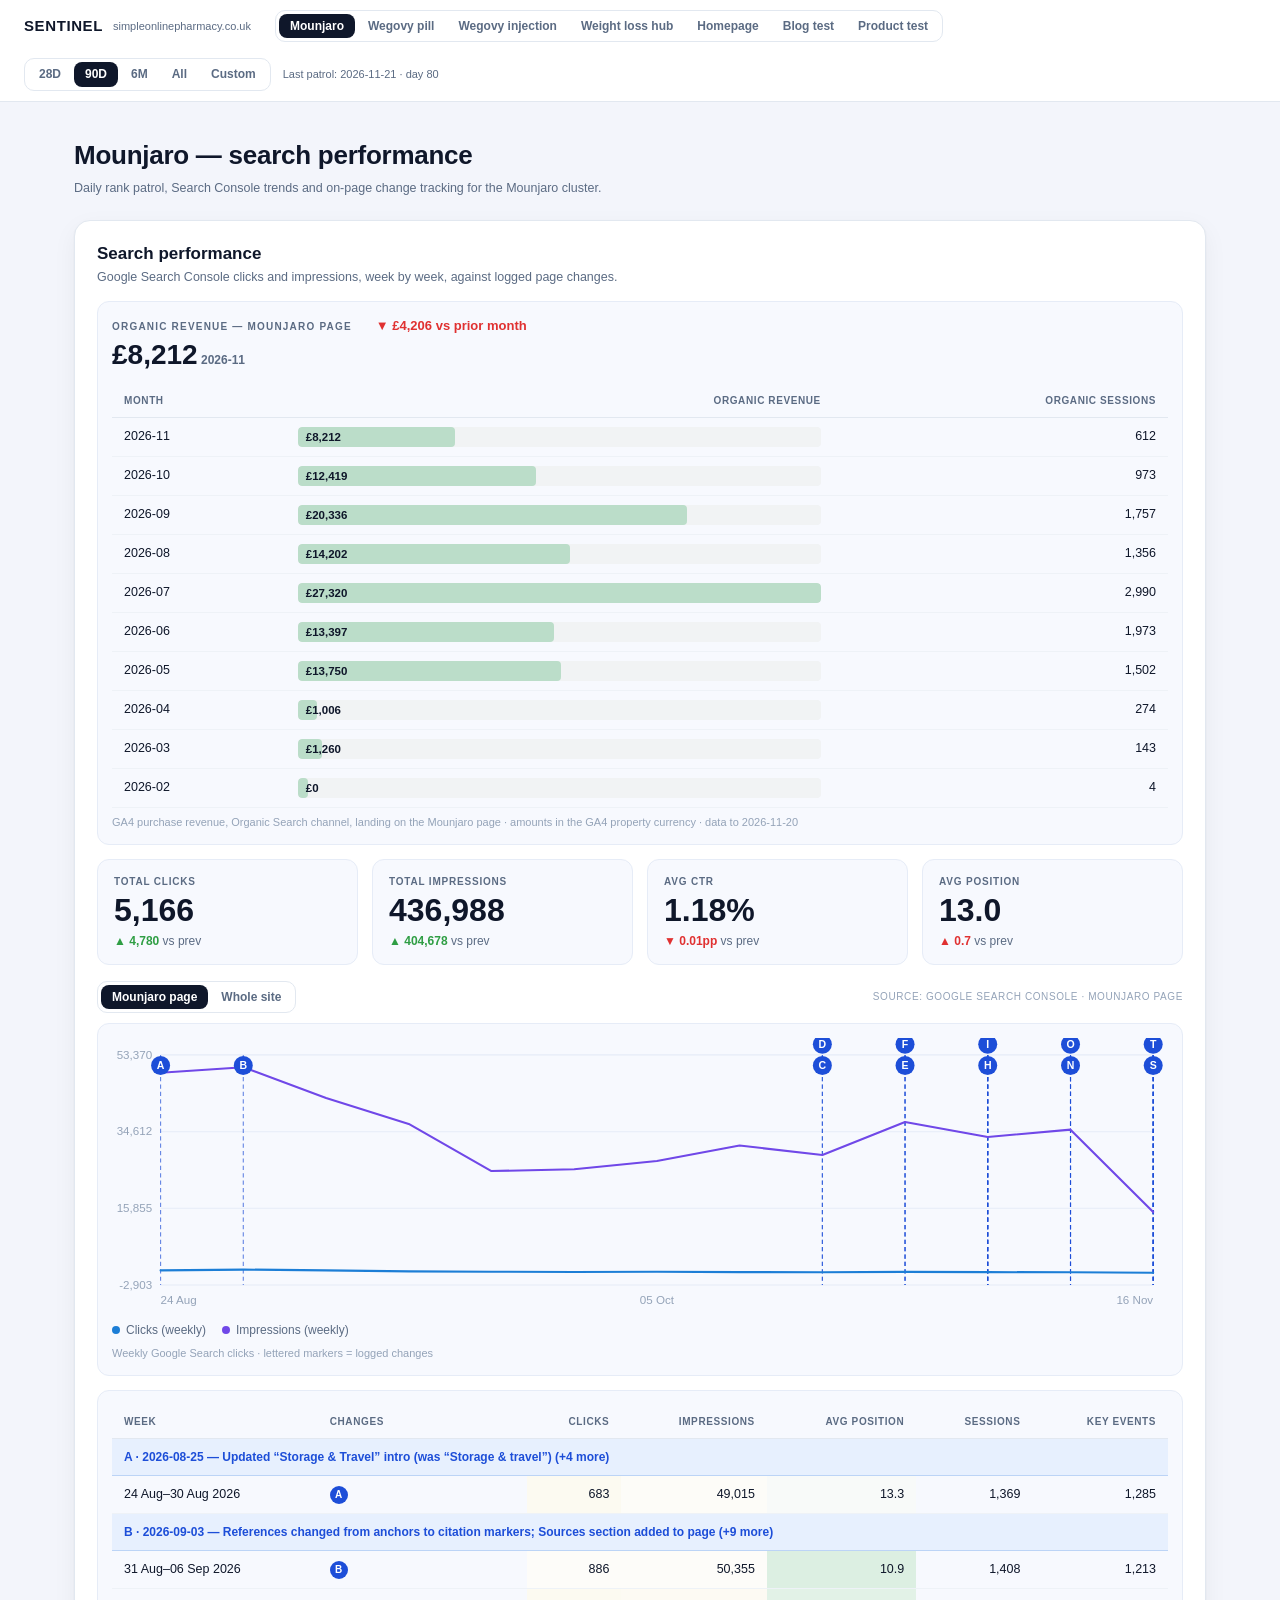
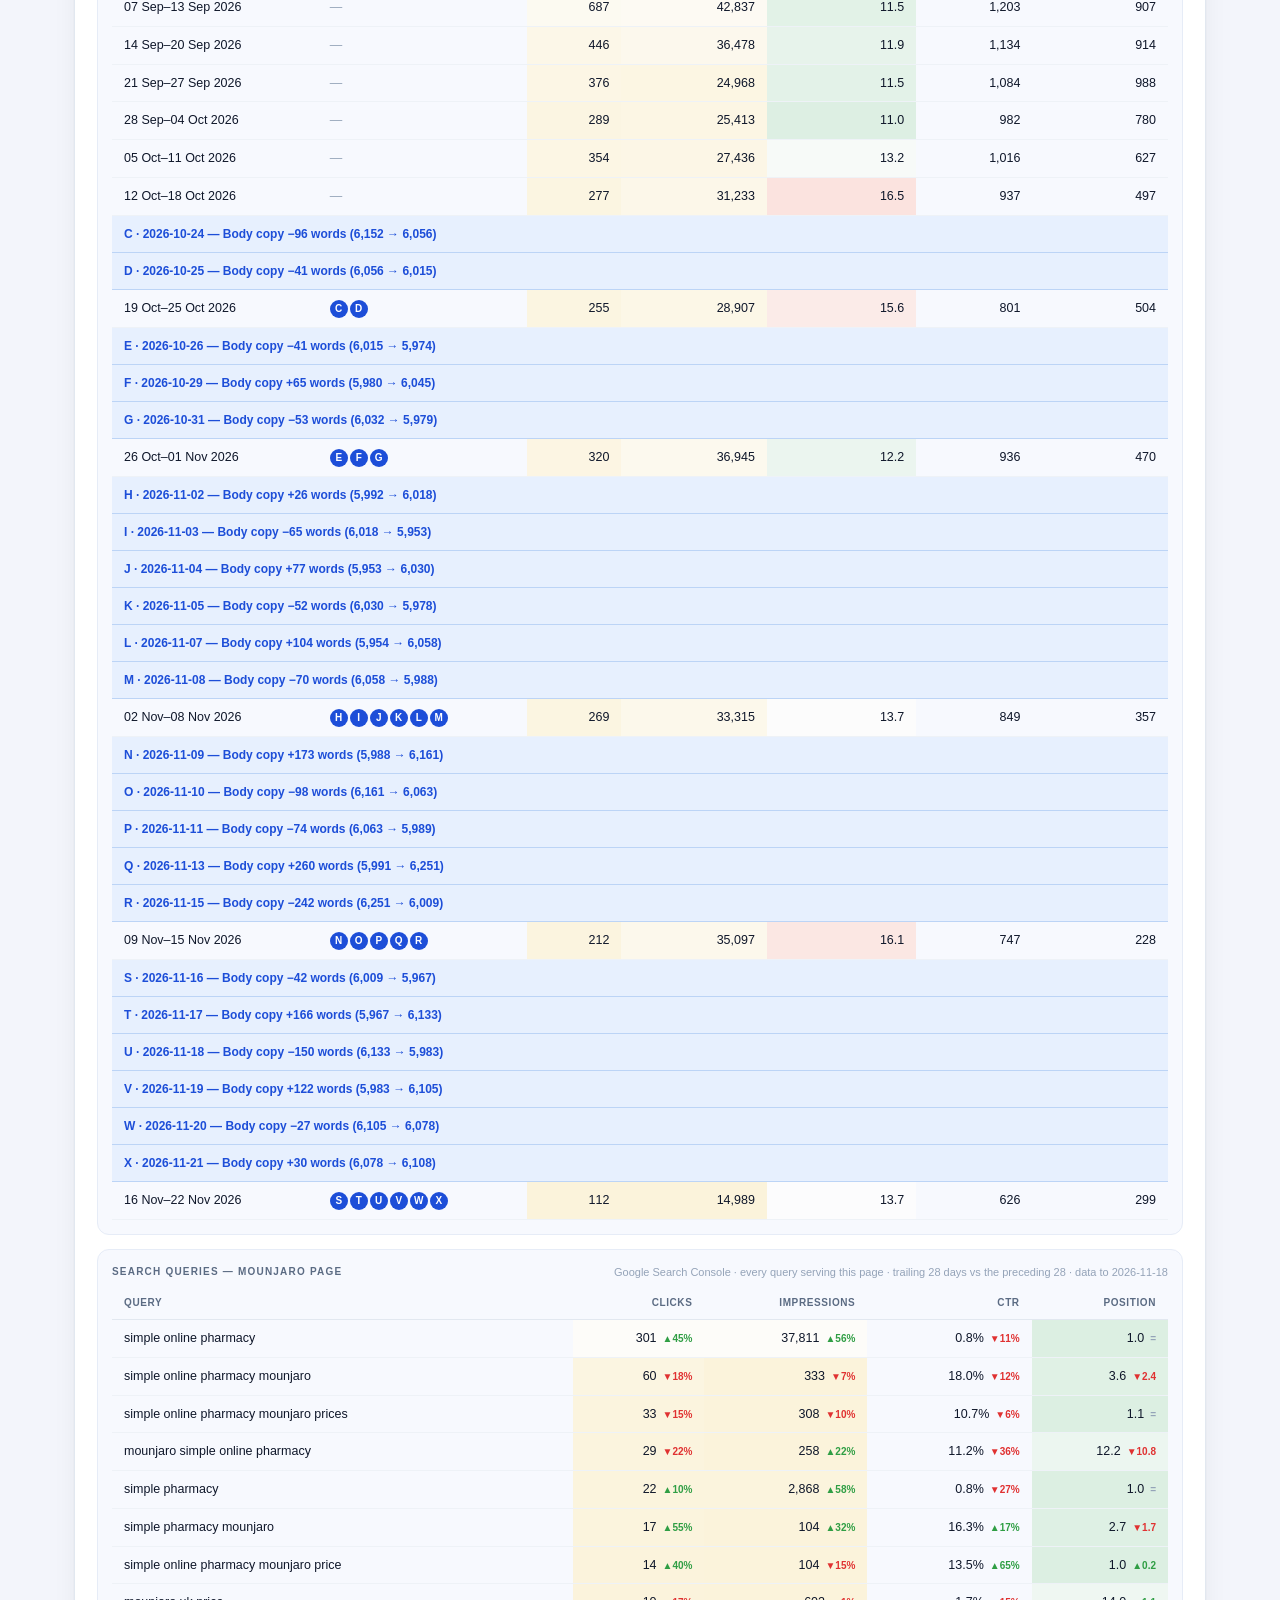
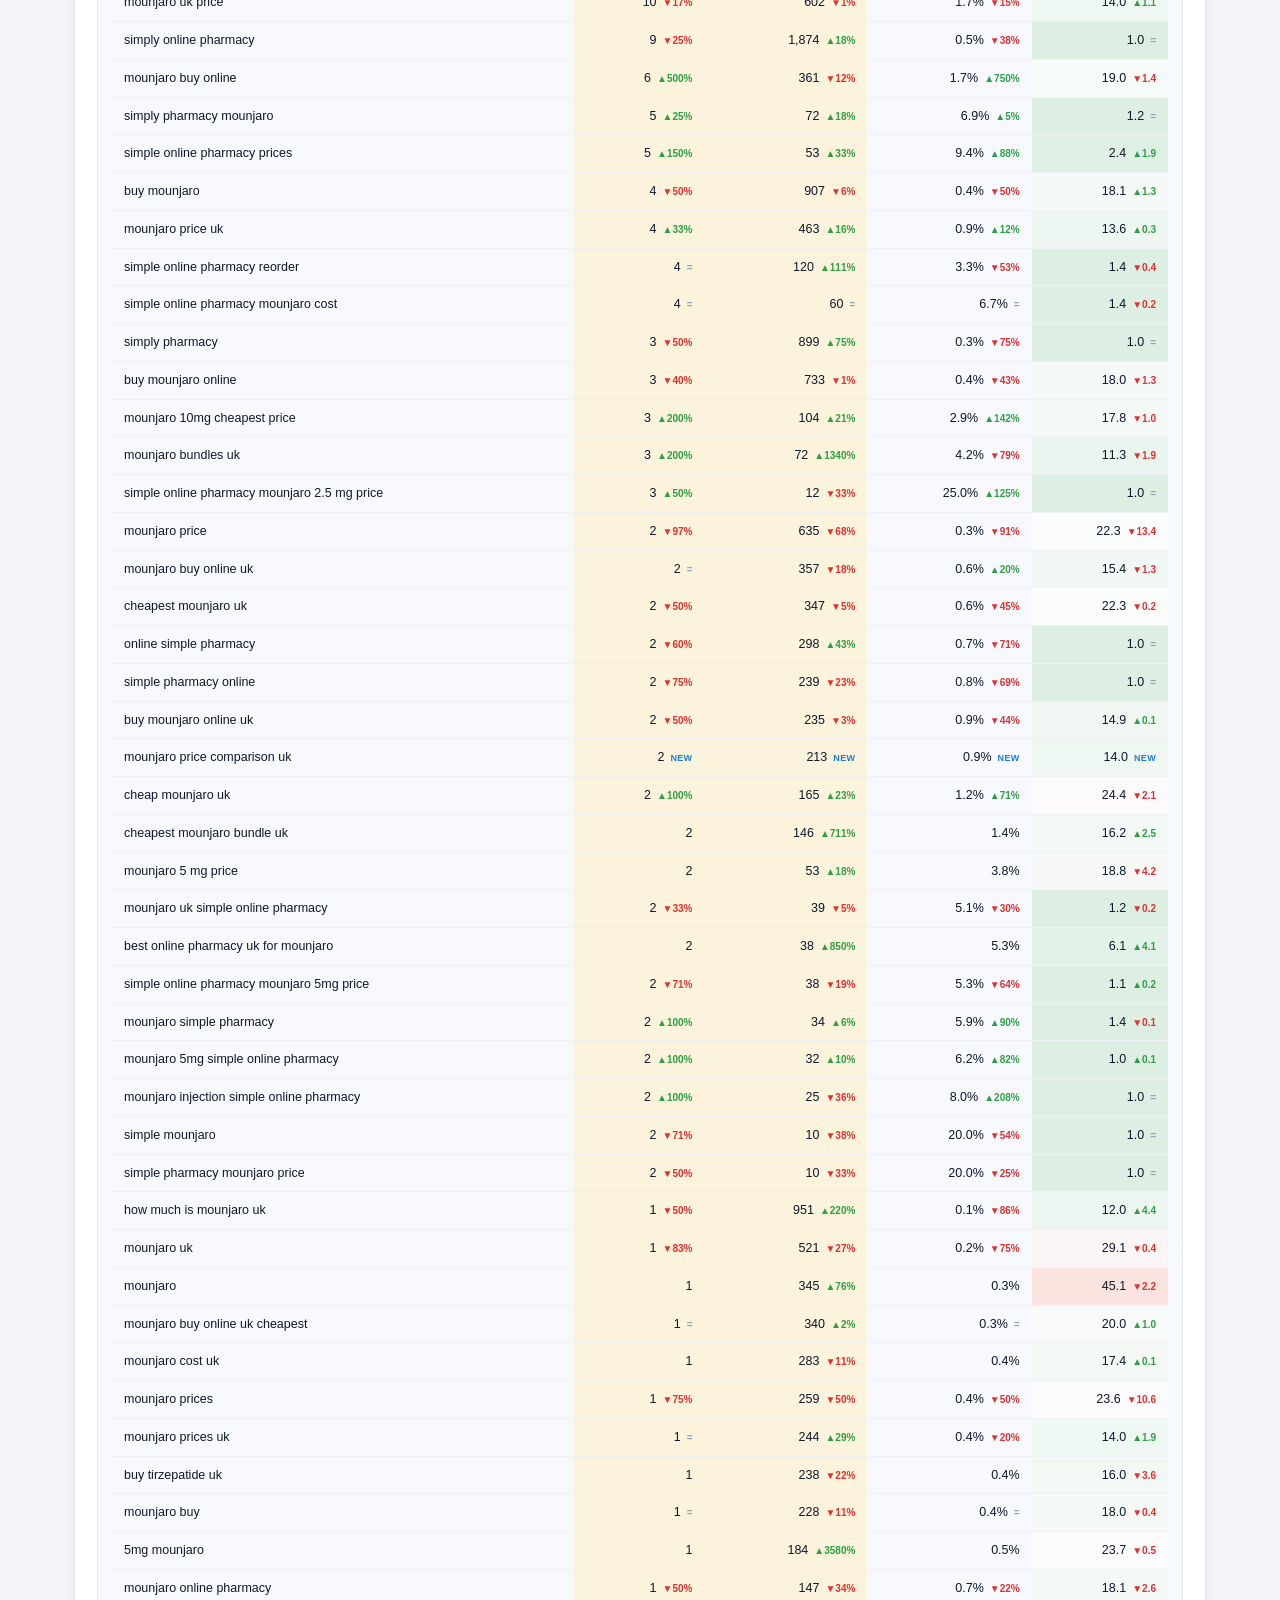
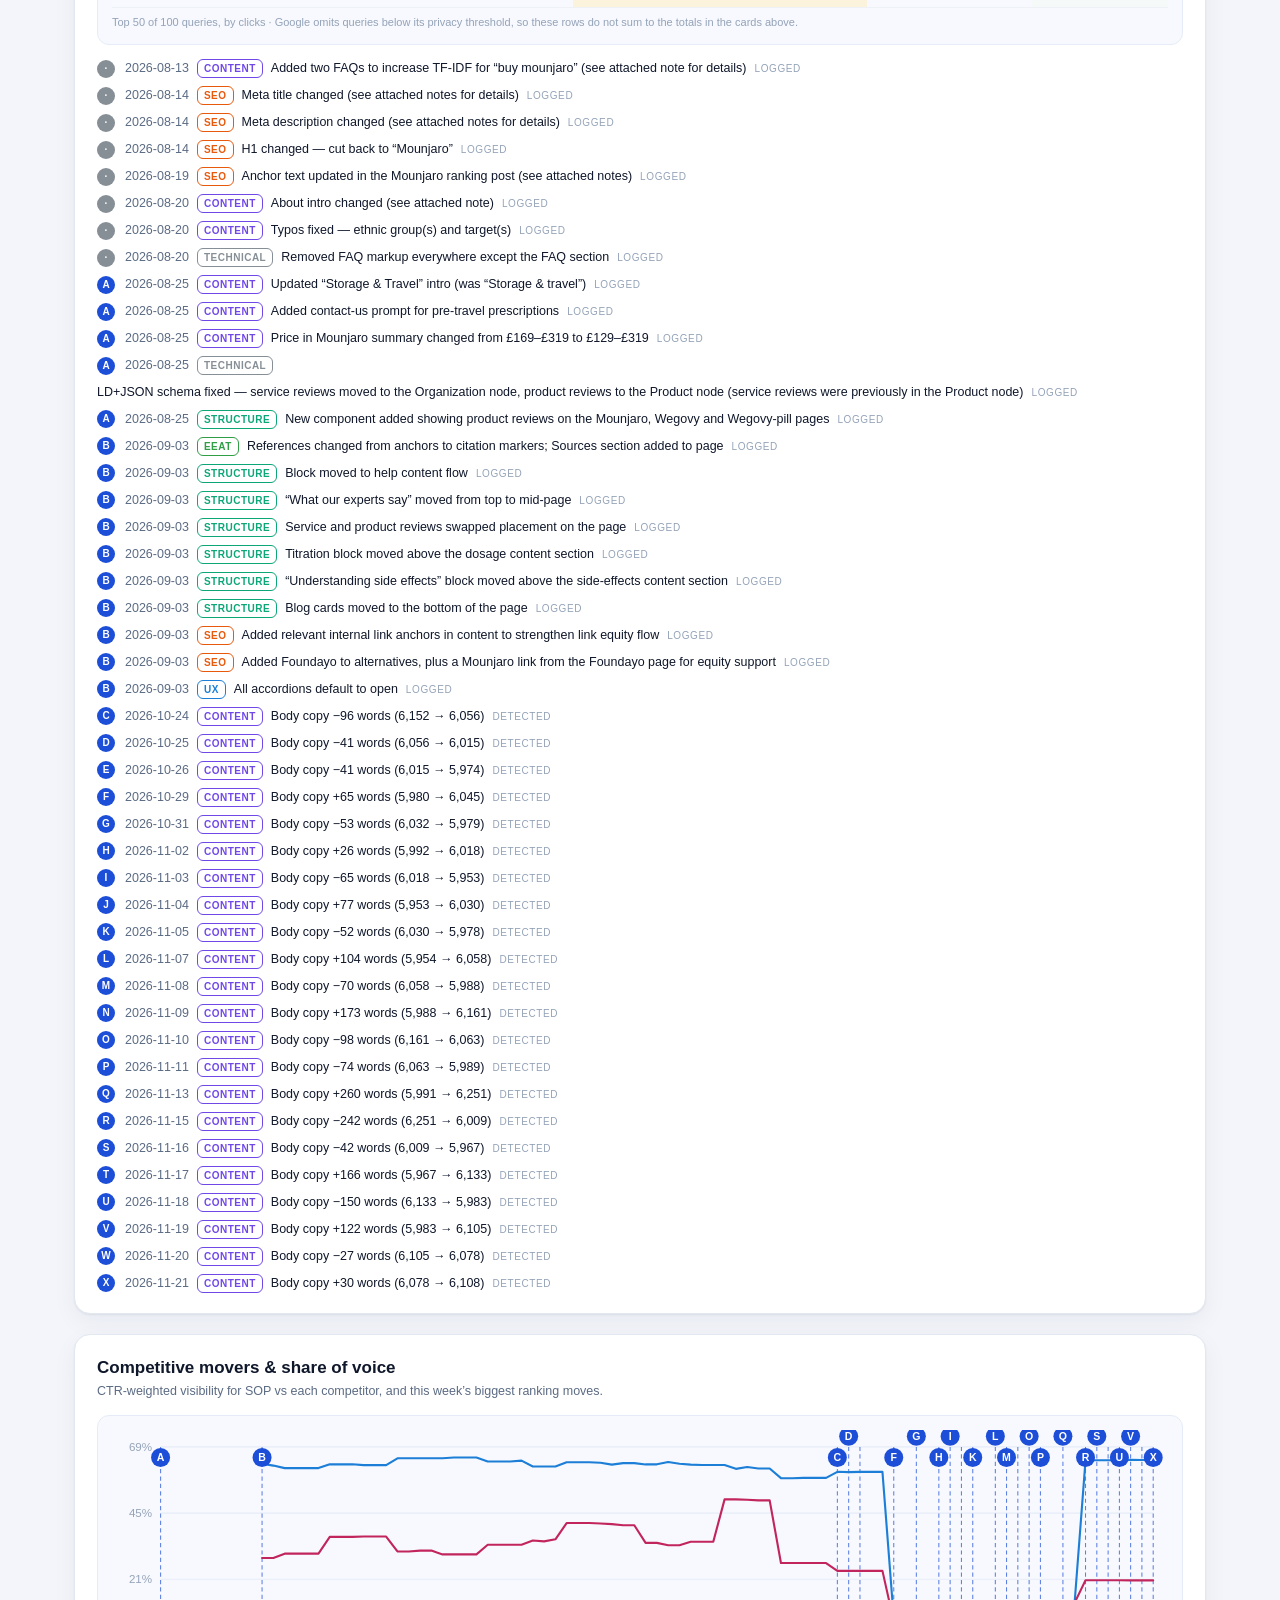
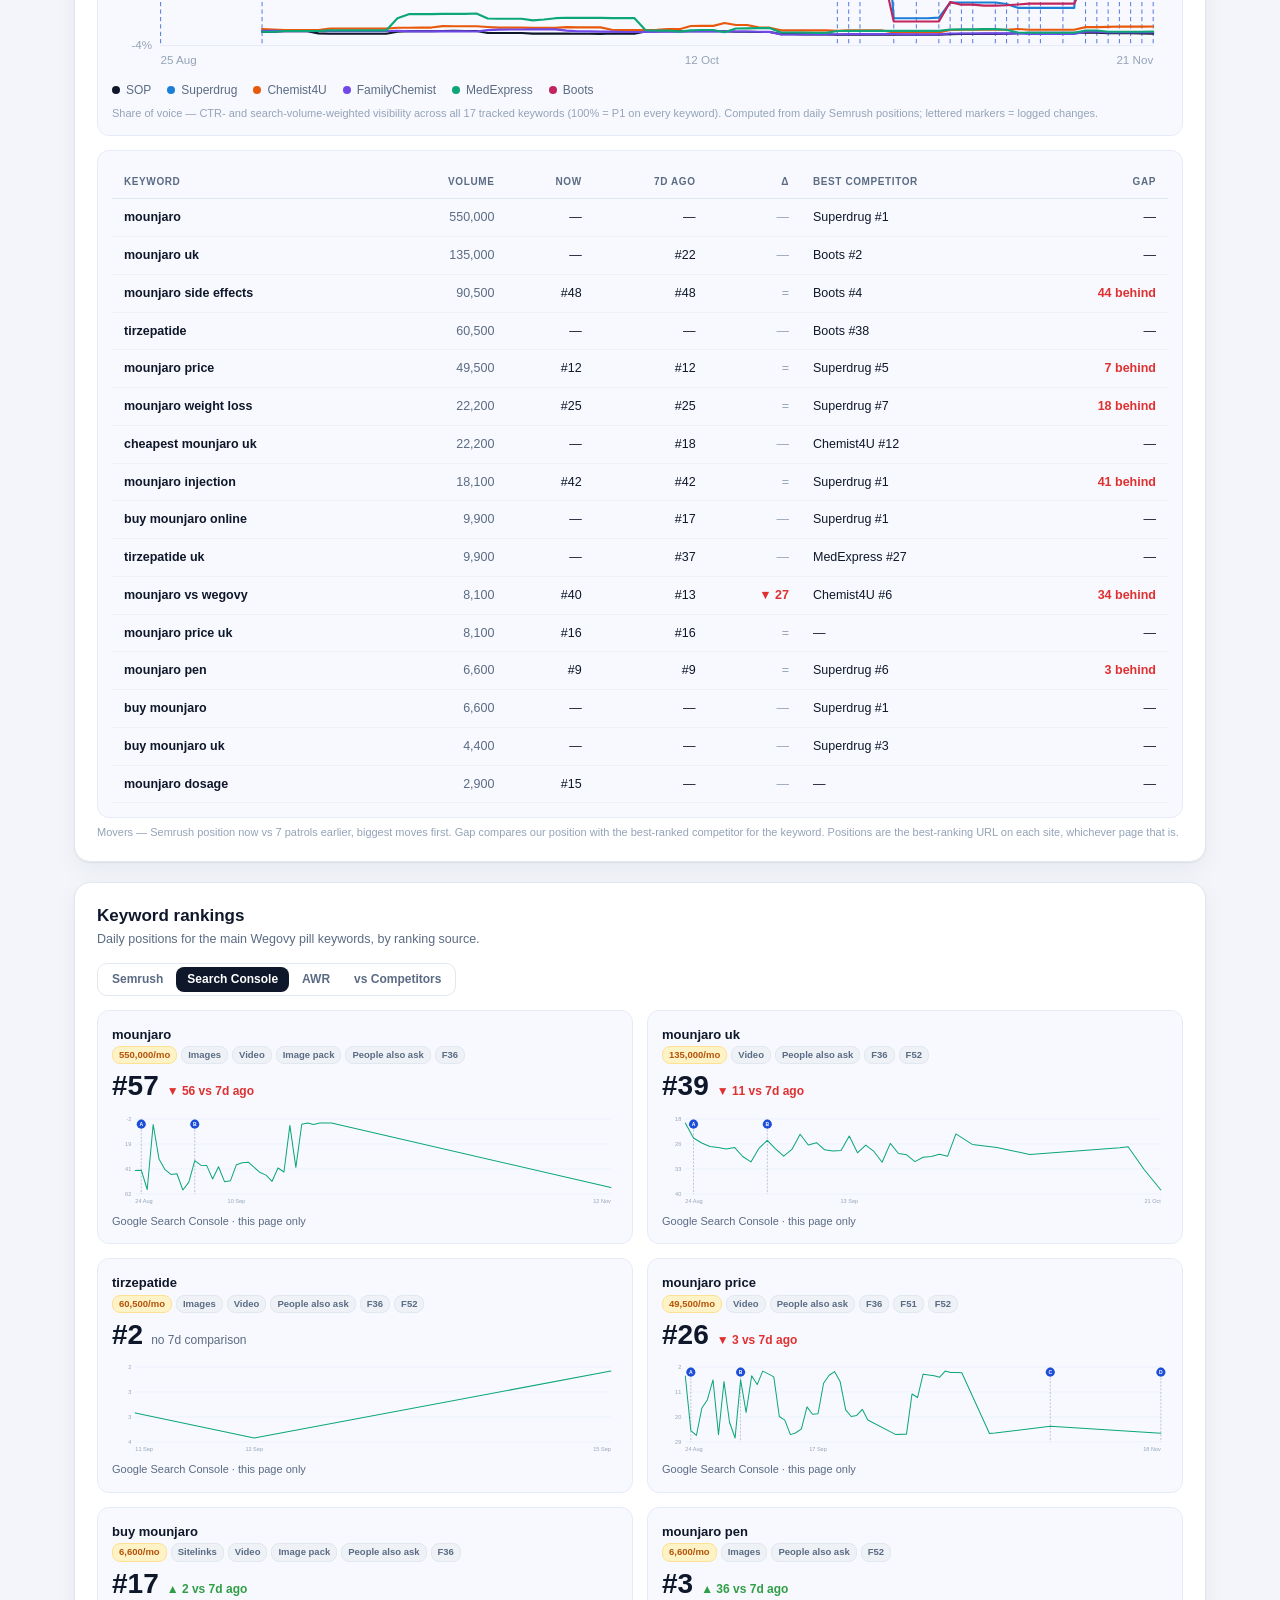
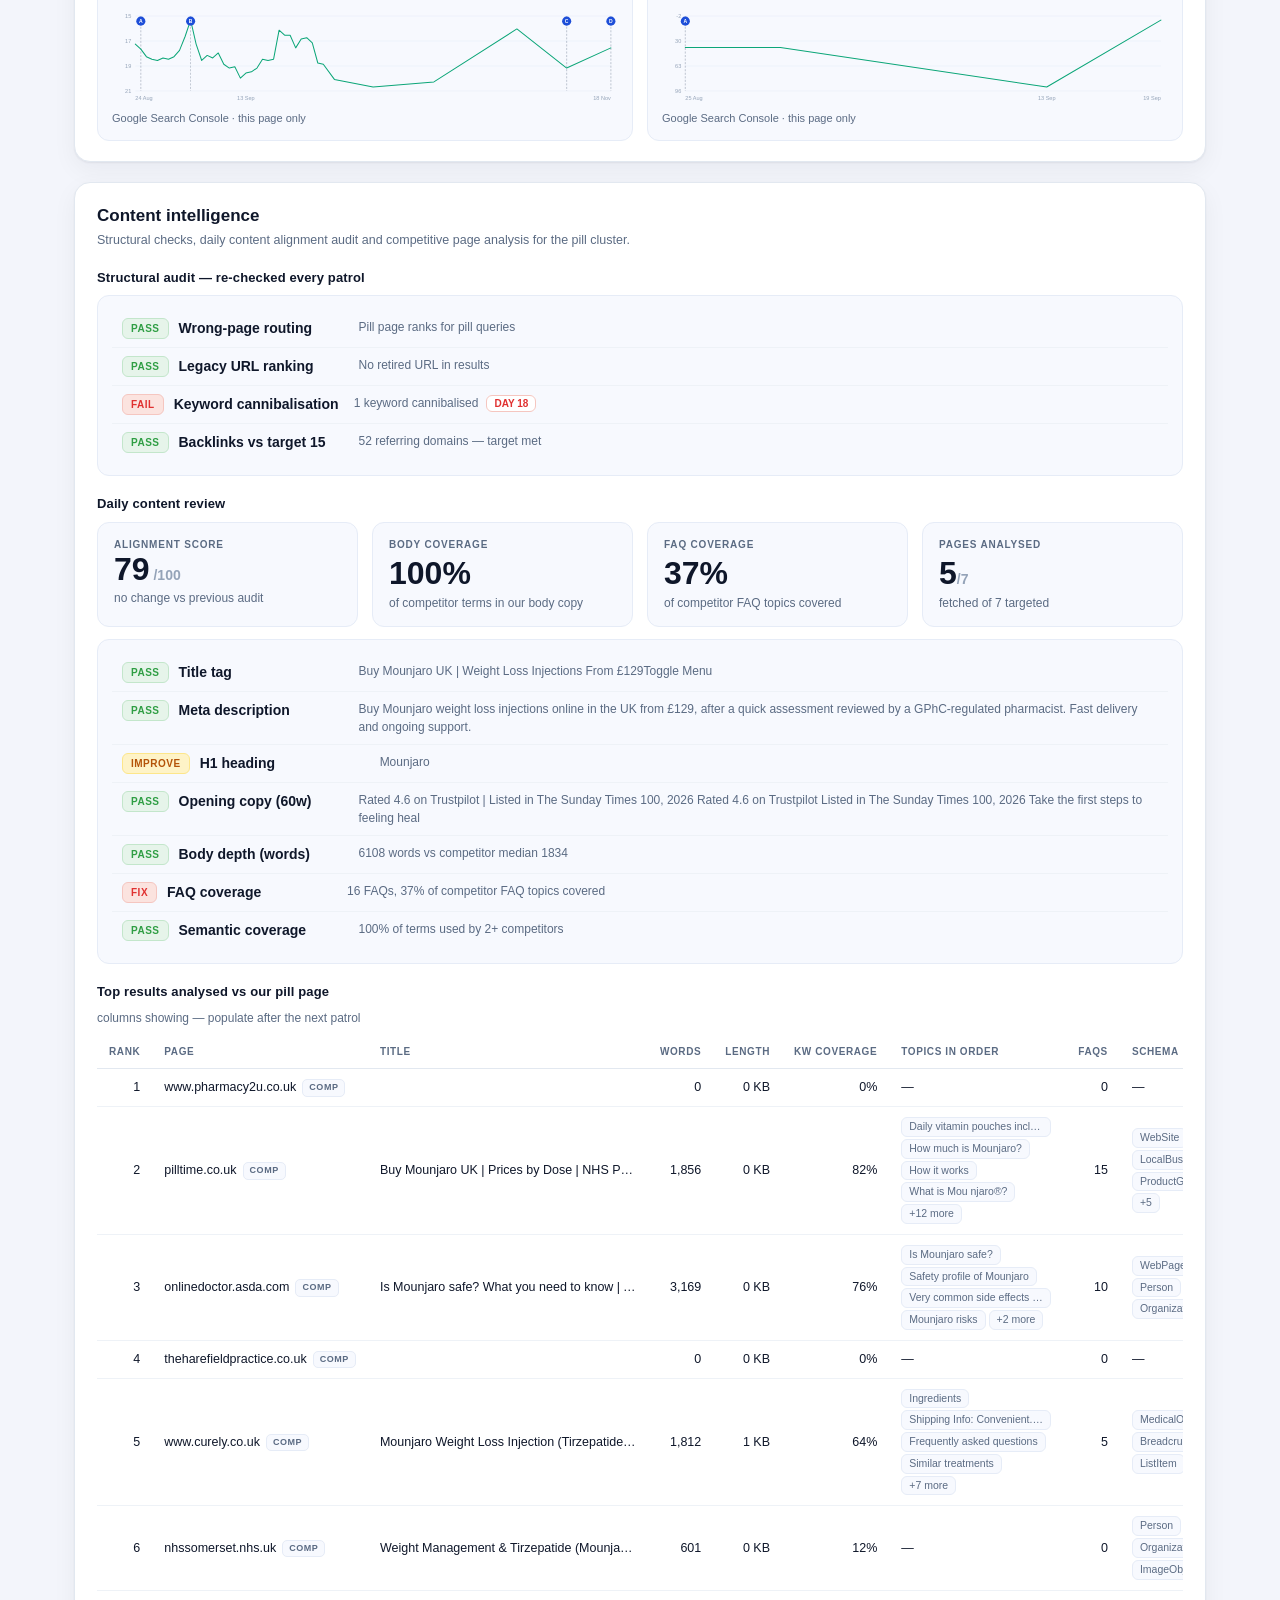
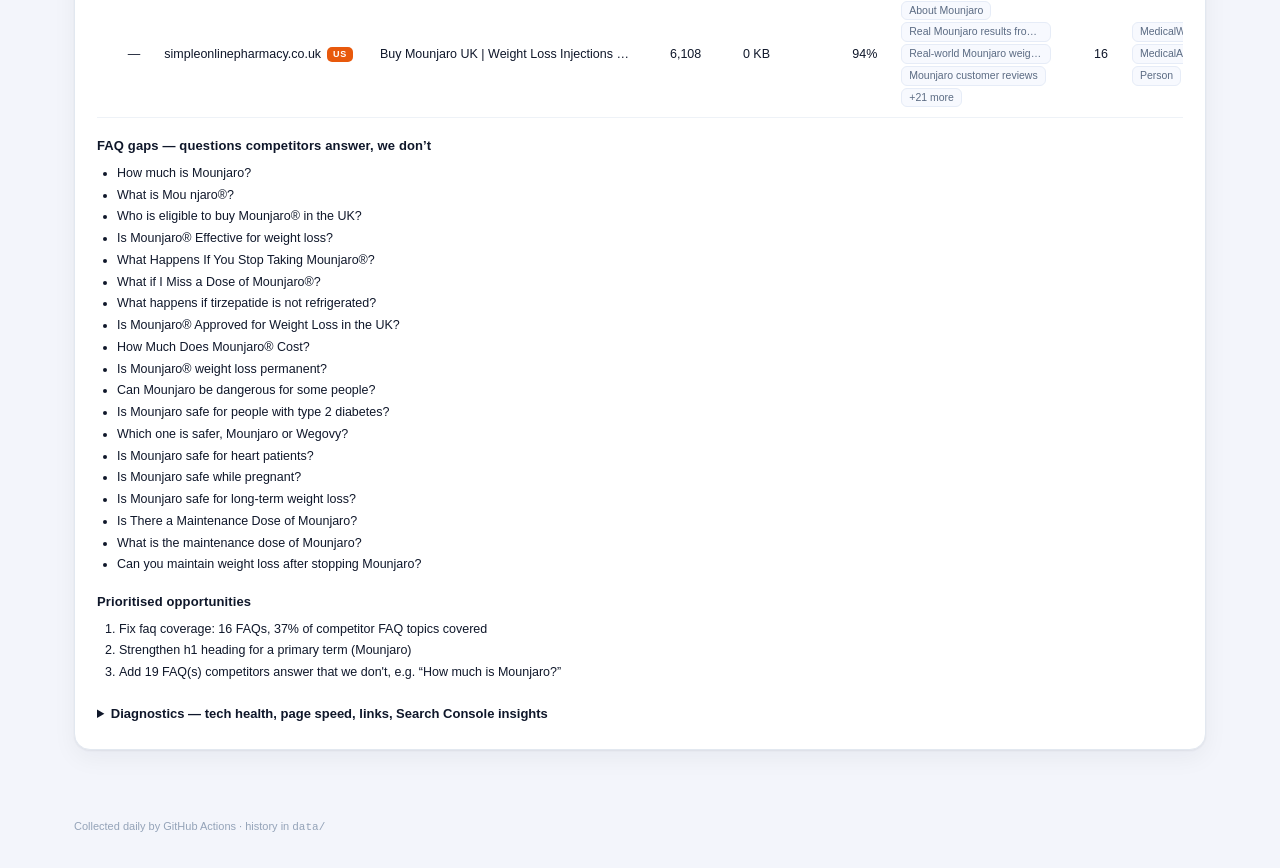
<file: docs/index.html>
<!DOCTYPE html>
<html lang="en">
<head>
<meta charset="UTF-8">
<meta name="viewport" content="width=device-width, initial-scale=1.0">
<title>Wegovy Sentinel — search performance</title>
<link rel="stylesheet" href="assets/ui.css">
<link rel="icon" href="data:image/svg+xml,<svg xmlns=%22http://www.w3.org/2000/svg%22 viewBox=%220 0 100 100%22><text y=%22.9em%22 font-size=%2290%22>📈</text></svg>">
</head>
<body>

<header class="topbar">
  <div class="topbar-left">
    <span class="brand">SENTINEL</span>
    <span class="brand-sub" id="brand-sub">simpleonlinepharmacy.co.uk</span>
    <div class="pills" data-pill-group="product" id="product-pills" style="margin-left:14px">
      <button type="button" class="pill active" data-value="mounjaro">Mounjaro</button>
      <button type="button" class="pill" data-value="wegovy">Wegovy pill</button>
      <button type="button" class="pill" data-value="injection">Wegovy injection</button>
      <button type="button" class="pill" data-value="weightloss">Weight loss hub</button>
      <button type="button" class="pill" data-value="home">Homepage</button>
      <button type="button" class="pill" data-value="blogs">Blog test</button>
      <button type="button" class="pill" data-value="prodtests">Product test</button>
    </div>
  </div>
  <div class="topbar-right">
    <div class="pills" data-pill-group="daterange" id="daterange-pills">
      <button type="button" class="pill" data-value="28D">28D</button>
      <button type="button" class="pill active" data-value="90D">90D</button>
      <button type="button" class="pill" data-value="6M">6M</button>
      <button type="button" class="pill" data-value="All">All</button>
      <button type="button" class="pill" data-value="Custom">Custom</button>
    </div>
    <div class="custom-dates" id="custom-dates" hidden>
      <input type="date" id="date-from" aria-label="From date">
      <span class="patrol-note">→</span>
      <input type="date" id="date-to" aria-label="To date">
    </div>
    <span class="patrol-note" id="patrol-note"></span>
  </div>
</header>

<div class="page">
  <div class="page-header">
    <h1>Mounjaro — search performance</h1>
    <div class="sub">Daily rank patrol, Search Console trends and on-page change tracking for the Mounjaro cluster.</div>
  </div>
  <main id="sections"></main>
</div>

<footer class="footer">Collected daily by GitHub Actions · history in <code>data/</code></footer>

<script>
(function () {
  'use strict';

  var sections = [];

  var PRODUCTS = {
    wegovy: {
      key: 'wegovy', label: 'Wegovy pill', pageLabel: 'Pill page',
      hero: 'wegovy pill',
      mainKws: ['wegovy pill', 'wegovy pills', 'wegovy price',
                'wegovy price uk', 'wegovy uk', 'oral semaglutide'],
      title: 'Wegovy pill — search performance',
      sub: 'Daily rank patrol, Search Console trends and on-page change tracking for the Wegovy pill cluster.',
      files: { snaps: './snapshots.json', changelog: './changelog.json', content: './content.json' }
    },
    injection: {
      key: 'injection', label: 'Wegovy injection', pageLabel: 'Injection page',
      hero: 'wegovy',
      mainKws: ['wegovy', 'wegovy uk', 'buy wegovy',
                'wegovy price', 'wegovy injection', 'wegovy pen'],
      title: 'Wegovy injection — search performance',
      sub: 'Daily rank patrol, Search Console trends and on-page change tracking for the Wegovy injection cluster.',
      files: { snaps: './wegovy_injection_snapshots.json',
               changelog: './wegovy_injection_changelog.json',
               content: './wegovy_injection_content.json' }
    },
    weightloss: {
      key: 'weightloss', label: 'Weight loss hub', pageLabel: 'Hub page',
      hero: 'weight loss injections',
      mainKws: ['weight loss injections', 'weight loss pills', 'weight loss medication',
                'weight loss jabs', 'glp-1 injections', 'weight loss tablets'],
      title: 'Weight loss hub — search performance',
      sub: 'Daily rank patrol, Search Console trends and on-page change tracking for /weight-loss/.',
      files: { snaps: './weightloss_snapshots.json',
               changelog: './weightloss_changelog.json',
               content: './weightloss_content.json' }
    },
    home: {
      key: 'home', label: 'Homepage', pageLabel: 'Homepage',
      hero: 'simple online pharmacy',
      mainKws: ['simple online pharmacy', 'online pharmacy', 'online pharmacy uk',
                'online chemist', 'pharmacy online', 'online doctor'],
      title: 'Homepage — search performance',
      sub: 'Daily rank patrol, Search Console trends and on-page change tracking for simpleonlinepharmacy.co.uk.',
      files: { snaps: './homepage_snapshots.json',
               changelog: './homepage_changelog.json',
               content: './homepage_content.json' }
    },
    blogs: {
      key: 'blogs', label: 'Blog test', pageLabel: 'Blog pages',
      hero: '', mainKws: [],
      sections: ['blogtest'],
      title: 'Blog template test — before & after',
      sub: 'A cohort of striking-distance blog pages moving to the new template, measured against their GSC baseline.',
      files: { snaps: './__none__.json', changelog: './__none__.json', content: './__none__.json' }
    },
    prodtests: {
      key: 'prodtests', label: 'Product test', pageLabel: 'Product pages',
      hero: '', mainKws: [],
      sections: ['prodtest'],
      title: 'Product page test — before & after',
      sub: 'Rebuilt treatment pages (page-2 opportunities cloned onto the new set-up), measured against their GSC baseline.',
      files: { snaps: './__none__.json', changelog: './__none__.json', content: './__none__.json' }
    },
    mounjaro: {
      key: 'mounjaro', label: 'Mounjaro', pageLabel: 'Mounjaro page',
      hero: 'mounjaro',
      mainKws: ['mounjaro', 'mounjaro uk', 'buy mounjaro',
                'mounjaro price', 'mounjaro pen', 'tirzepatide'],
      title: 'Mounjaro — search performance',
      sub: 'Daily rank patrol, Search Console trends and on-page change tracking for the Mounjaro cluster.',
      files: { snaps: './mounjaro_snapshots.json', changelog: './mounjaro_changelog.json', content: './mounjaro_content.json' }
    }
  };
  var startProduct = (location.hash || '').replace('#', '');
  if (!PRODUCTS[startProduct]) startProduct = 'mounjaro';

  window.Sentinel = {
    data: { snaps: [], changelog: [], content: [] },
    state: { from: '', to: '', preset: '90D' },
    product: PRODUCTS[startProduct],
    pillHandlers: {},
    register: function (sec) {
      // {id, title, sub, order, render}
      sections.push(sec);
    },
    rerender: function () {
      var main = document.getElementById('sections');
      sections.sort(function (a, b) { return (a.order || 0) - (b.order || 0); });
      sections.forEach(function (sec) {
        var card = document.getElementById('sec-' + sec.id);
        if (!card) {
          card = document.createElement('section');
          card.className = 'card';
          card.id = 'sec-' + sec.id;
          card.innerHTML =
            '<div class="card-head">' +
              '<h2 class="card-title"></h2>' +
              '<div class="card-sub"></div>' +
            '</div>' +
            '<div class="card-body"></div>';
          main.appendChild(card);
        }
        var S = window.Sentinel;
        var allowed = !(sec.only && sec.only !== S.product.key) &&
          !(S.product.sections && S.product.sections.indexOf(sec.id) === -1);
        card.hidden = !allowed;
        if (!allowed) return;
        card.querySelector('.card-title').textContent = sec.title || '';
        var subEl = card.querySelector('.card-sub');
        subEl.textContent = sec.sub || '';
        subEl.hidden = !sec.sub;
        try {
          sec.render(card.querySelector('.card-body'), window.Sentinel);
        } catch (e) {
          card.querySelector('.card-body').innerHTML =
            '<div class="panel"><div class="empty">Section failed to render.</div></div>';
          if (window.console) console.error('Section "' + sec.id + '" render error:', e);
        }
      });
    }
  };

  /* ---------- helpers ---------- */

  function iso(dt) { return dt.toISOString().slice(0, 10); }
  function shiftDays(isoStr, n) {
    var dt = new Date(isoStr + 'T00:00:00Z');
    dt.setUTCDate(dt.getUTCDate() + n);
    return iso(dt);
  }

  function fetchJson(url) {
    return fetch(url, { cache: 'no-store' })
      .then(function (r) { return r.ok ? r.json() : []; })
      .catch(function () { return []; });
  }

  function maxDataDate(snaps) {
    var max = '';
    (snaps || []).forEach(function (s) {
      if (s && s.date && s.date > max) max = s.date;
      var g = s && s.gscts;
      if (g) {
        ['site', 'page'].forEach(function (k) {
          (g[k] || []).forEach(function (p) {
            if (p && p.d && p.d > max) max = p.d;
          });
        });
      }
    });
    return max || iso(new Date());
  }

  function minDataDate(snaps) {
    var min = '';
    (snaps || []).forEach(function (s) {
      if (s && s.date && (!min || s.date < min)) min = s.date;
      var g = s && s.gscts;
      if (g) {
        ['site', 'page'].forEach(function (k) {
          (g[k] || []).forEach(function (p) {
            if (p && p.d && (!min || p.d < min)) min = p.d;
          });
        });
      }
    });
    return min;
  }

  function applyPreset(preset) {
    var S = window.Sentinel;
    var maxD = maxDataDate(S.data.snaps);
    S.state.preset = preset;
    if (preset === '28D') {
      S.state.to = maxD; S.state.from = shiftDays(maxD, -27);
    } else if (preset === '90D') {
      S.state.to = maxD; S.state.from = shiftDays(maxD, -89);
    } else if (preset === '6M') {
      S.state.to = maxD; S.state.from = shiftDays(maxD, -182);
    } else if (preset === 'All') {
      S.state.to = maxD; S.state.from = minDataDate(S.data.snaps) || shiftDays(maxD, -365);
    }
    // Custom keeps current from/to; the date inputs drive it.
    syncDateUI();
  }

  function syncDateUI() {
    var S = window.Sentinel;
    var group = document.getElementById('daterange-pills');
    Array.prototype.forEach.call(group.querySelectorAll('.pill'), function (b) {
      b.classList.toggle('active', b.getAttribute('data-value') === S.state.preset);
    });
    document.getElementById('custom-dates').hidden = S.state.preset !== 'Custom';
    document.getElementById('date-from').value = S.state.from;
    document.getElementById('date-to').value = S.state.to;
  }

  /* ---------- global pill delegation ---------- */

  document.addEventListener('click', function (ev) {
    var pill = ev.target.closest ? ev.target.closest('[data-value]') : null;
    if (!pill) return;
    var group = pill.closest('[data-pill-group]');
    if (!group) return;
    var gid = group.getAttribute('data-pill-group');
    var value = pill.getAttribute('data-value');

    if (gid === 'daterange') {
      applyPreset(value);
      window.Sentinel.rerender();
      return;
    }
    var fn = window.Sentinel.pillHandlers[gid];
    if (typeof fn === 'function') fn(value);
    window.Sentinel.rerender();
  });

  document.getElementById('date-from').addEventListener('change', function () {
    if (this.value) { window.Sentinel.state.from = this.value; window.Sentinel.rerender(); }
  });
  document.getElementById('date-to').addEventListener('change', function () {
    if (this.value) { window.Sentinel.state.to = this.value; window.Sentinel.rerender(); }
  });

  /* ---------- boot ---------- */

  function loadProduct(key) {
    var S = window.Sentinel;
    var prod = PRODUCTS[key] || PRODUCTS.wegovy;
    S.product = prod;
    if (history.replaceState) history.replaceState(null, '', '#' + prod.key);
    var pp = document.getElementById('product-pills');
    Array.prototype.forEach.call(pp.querySelectorAll('.pill'), function (b) {
      b.classList.toggle('active', b.getAttribute('data-value') === prod.key);
    });
    document.querySelector('.page-header h1').textContent = prod.title;
    document.title = prod.label + ' Sentinel — search performance';
    document.querySelector('.page-header .sub').textContent = prod.sub;
    return Promise.all([
      fetchJson(prod.files.snaps),
      fetchJson(prod.files.changelog),
      fetchJson(prod.files.content)
    ]).then(function (res) {
      S.data.snaps = Array.isArray(res[0]) ? res[0] : [];
      S.data.changelog = Array.isArray(res[1]) ? res[1] : [];
      S.data.content = Array.isArray(res[2]) ? res[2] : [];
      applyPreset(S.state.preset === 'Custom' ? '90D' : S.state.preset);
      var last = S.data.snaps.length ? S.data.snaps[S.data.snaps.length - 1] : null;
      if (last) {
        document.getElementById('patrol-note').textContent =
          'Last patrol: ' + last.date + ' · day ' + S.data.snaps.length;
      } else {
        document.getElementById('patrol-note').textContent =
          'No ' + prod.label + ' patrol data yet — first patrol populates this view';
      }
    });
  }

  window.Sentinel.pillHandlers['product'] = function (value) {
    // async load: rerender happens when the product's data arrives
    loadProduct(value).then(function () { window.Sentinel.rerender(); });
  };

  window.addEventListener('hashchange', function () {
    var key = (location.hash || '').replace('#', '');
    if (PRODUCTS[key] && key !== window.Sentinel.product.key) {
      loadProduct(key).then(function () { window.Sentinel.rerender(); });
    }
  });

  var dataReady = loadProduct(startProduct);

  var domReady = new Promise(function (resolve) {
    if (document.readyState === 'loading') {
      document.addEventListener('DOMContentLoaded', resolve);
    } else { resolve(); }
  });

  Promise.all([dataReady, domReady]).then(function () {
    window.Sentinel.rerender();
  });
})();
</script>

<script src="assets/charts.js"></script>
<script defer src="assets/sections/perf.js" onerror="this.remove()"></script>
<script defer src="assets/sections/movers.js" onerror="this.remove()"></script>
<script defer src="assets/sections/rankings.js" onerror="this.remove()"></script>
<script defer src="assets/sections/content.js" onerror="this.remove()"></script>
<script defer src="assets/sections/blogtest.js" onerror="this.remove()"></script>

</body>
</html>
</file>
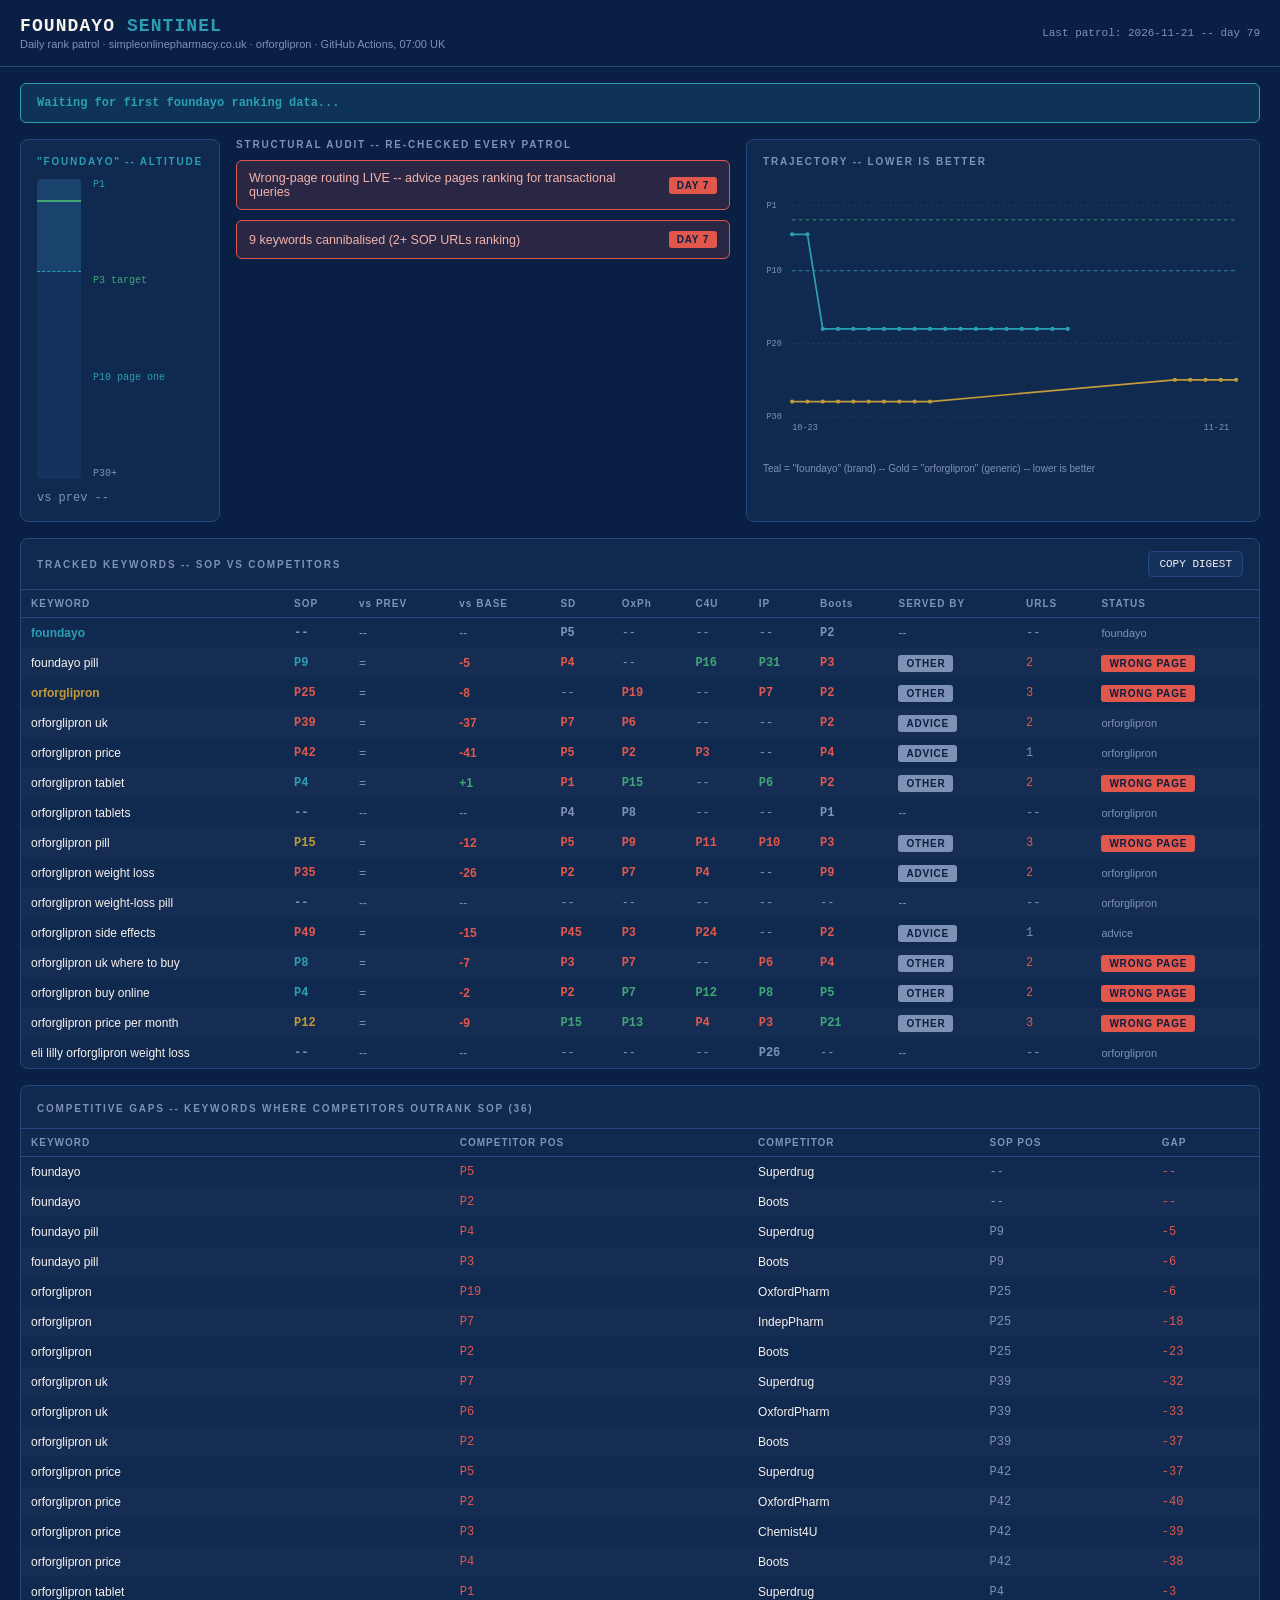
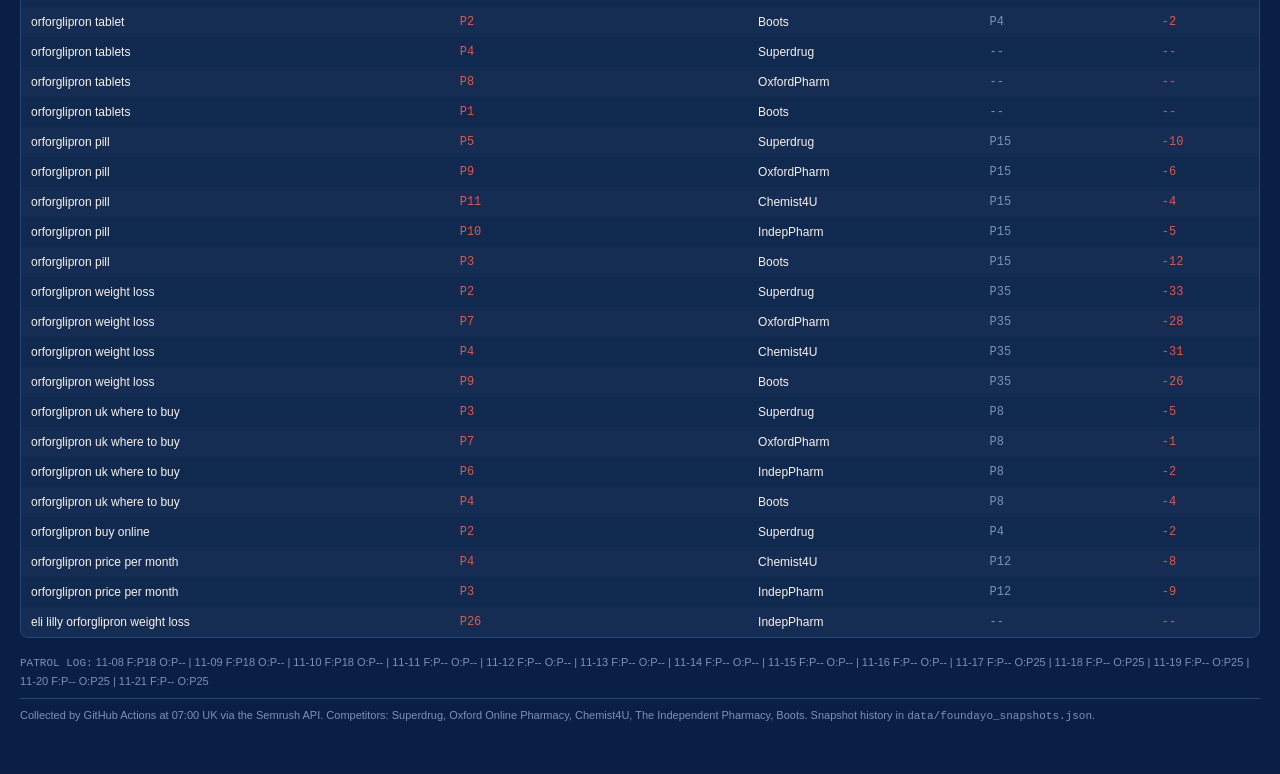
<file: docs/foundayo.html>
<!DOCTYPE html>
<html lang="en">
<head>
<meta charset="UTF-8">
<meta name="viewport" content="width=device-width, initial-scale=1.0">
<title>Foundayo Sentinel — daily rank patrol</title>
<style>
  :root{
    --ink:#0A1F44; --panel:#10294F; --panel2:#15325E; --line:#23477E;
    --cream:#F7F2EE; --slate:#7E92B5; --gold:#C19A3A; --red:#E2574C; --green:#3FA776;
    --teal:#2B9EB3;
  }
  *{box-sizing:border-box;margin:0}
  body{background:var(--ink);color:var(--cream);font-family:-apple-system,'Segoe UI',Roboto,Helvetica,Arial,sans-serif;padding-bottom:48px}
  .mono{font-family:ui-monospace,SFMono-Regular,Menlo,Consolas,monospace}
  .strip{border-bottom:1px solid var(--line);padding:16px 20px;display:flex;flex-wrap:wrap;gap:12px;align-items:center}
  .strip h1{font-size:18px;letter-spacing:.06em;font-weight:700}
  .strip h1 span{color:var(--teal)}
  .sub{font-size:11px;color:var(--slate);margin-top:2px}
  .meta{margin-left:auto;text-align:right;font-size:11px;color:var(--slate)}
  .eyebrow{font-size:10px;letter-spacing:.18em;color:var(--slate);text-transform:uppercase;font-weight:700}
  .banner{margin:16px 20px 0;padding:12px 16px;border-radius:6px;font-size:12px;font-weight:700}
  .grid{display:flex;flex-wrap:wrap;gap:16px;padding:16px 20px 0}
  .card{background:var(--panel);border:1px solid var(--line);border-radius:8px;padding:16px}
  .alt-wrap{flex:0 0 200px;min-width:180px}
  .alt{position:relative;width:44px;height:300px;background:var(--panel2);border-radius:4px;overflow:hidden}
  .alt .zone{position:absolute;top:0;left:0;right:0;background:rgba(43,158,179,.16);border-bottom:1px dashed var(--teal)}
  .alt .t3{position:absolute;left:0;right:0;border-top:2px solid var(--green)}
  .alt .mk{position:absolute;left:4px;right:4px;height:18px;border-radius:3px;display:flex;align-items:center;justify-content:center;color:var(--ink);font-weight:800;font-size:11px}
  .scale{display:flex;flex-direction:column;justify-content:space-between;height:300px;font-size:10px;color:var(--slate)}
  .flags{flex:1 1 320px;min-width:280px;display:flex;flex-direction:column;gap:10px}
  .flag{border-radius:6px;padding:10px 12px;display:flex;justify-content:space-between;gap:10px;align-items:center;font-size:12.5px;border:1px solid}
  .flag.bad{background:rgba(226,87,76,.14);border-color:var(--red);color:#F4B3AD}
  .flag.ok{background:rgba(63,167,118,.14);border-color:var(--green);color:#A9DCC4}
  .chip{font-size:10px;font-weight:700;letter-spacing:.08em;padding:3px 8px;border-radius:3px;color:var(--ink);white-space:nowrap}
  .trend{flex:1 1 340px;min-width:300px}
  table{width:100%;border-collapse:collapse;font-size:12px;min-width:960px}
  th{padding:8px 10px;border-bottom:1px solid var(--line);letter-spacing:.1em;font-size:10px;color:var(--slate);text-align:left}
  td{padding:8px 10px}
  tr:nth-child(even) td{background:rgba(255,255,255,.02)}
  .tbl{margin:16px 20px 0;background:var(--panel);border:1px solid var(--line);border-radius:8px;overflow:auto}
  .tbl .hd{padding:12px 16px;border-bottom:1px solid var(--line);display:flex;justify-content:space-between;flex-wrap:wrap;gap:8px;align-items:center}
  .comp-tbl{margin:16px 20px 0;background:var(--panel);border:1px solid var(--line);border-radius:8px;overflow:auto}
  .comp-tbl .hd{padding:12px 16px;border-bottom:1px solid var(--line)}
  .foot{margin:16px 20px 0;font-size:11px;color:var(--slate);line-height:1.6}
  .foot .rule{margin-top:8px;border-top:1px solid var(--line);padding-top:8px}
  button{font-family:ui-monospace,Menlo,monospace;font-size:11px;background:var(--panel2);color:var(--cream);border:1px solid var(--line);border-radius:4px;padding:6px 10px;cursor:pointer}
  svg text{font-family:ui-monospace,Menlo,monospace}
  .err{margin:24px 20px;padding:14px;border:1px solid var(--teal);border-radius:6px;color:var(--teal);font-size:12px;line-height:1.6}
  .pos-cell{font-weight:700;font-size:12px}
  .win{color:#3FA776}.lose{color:#E2574C}.tie{color:#7E92B5}.na{color:#7E92B5}
</style>
</head>
<body>
<div class="strip">
  <div>
    <h1 class="mono">FOUNDAYO <span>SENTINEL</span> <span id="modeBadge"></span></h1>
    <div class="sub">Daily rank patrol · simpleonlinepharmacy.co.uk · orforglipron · GitHub Actions, 07:00 UK</div>
  </div>
  <div class="meta mono" id="meta"></div>
</div>
<div id="app"><div class="err">Loading snapshot history...</div></div>

<script>
const TRACKED=[
 {kw:"foundayo",goal:"foundayo",base:1,hero:true},
 {kw:"foundayo pill",goal:"foundayo",base:4},
 {kw:"orforglipron",goal:"orforglipron",base:17,hero2:true},
 {kw:"orforglipron uk",goal:"orforglipron",base:2},
 {kw:"orforglipron price",goal:"orforglipron",base:1},
 {kw:"orforglipron tablet",goal:"orforglipron",base:5},
 {kw:"orforglipron tablets",goal:"orforglipron",base:2},
 {kw:"orforglipron pill",goal:"orforglipron",base:3},
 {kw:"orforglipron weight loss",goal:"orforglipron",base:9},
 {kw:"orforglipron weight-loss pill",goal:"orforglipron",base:9},
 {kw:"orforglipron side effects",goal:"advice",base:34},
 {kw:"orforglipron uk where to buy",goal:"orforglipron",base:1},
 {kw:"orforglipron buy online",goal:"orforglipron",base:2},
 {kw:"orforglipron price per month",goal:"orforglipron",base:3},
 {kw:"eli lilly orforglipron weight loss",goal:"orforglipron",base:45},
];
const COMP_LABELS=["Superdrug","OxfordPharm","Chemist4U","IndepPharm","Boots"];
const COMP_SHORT={"Superdrug":"SD","OxfordPharm":"OxPh","Chemist4U":"C4U","IndepPharm":"IP","Boots":"Boots"};
const LBL={foundayo:"FOUNDAYO",orforglipron:"ORFORGLIPRON",advice:"ADVICE",other:"OTHER"};
const CLR={foundayo:"#2B9EB3",orforglipron:"#C19A3A",advice:"#7E92B5",other:"#7E92B5"};
const esc=s=>String(s??"").replace(/[&<>"]/g,c=>({"&":"&amp;","<":"&lt;",">":"&gt;",'"':"&quot;"}[c]));
const arrow=d=>d==null?'<span style="color:#7E92B5">--</span>':d===0?'<span style="color:#7E92B5">=</span>':
 `<span style="color:${d>0?'#3FA776':'#E2574C'};font-weight:700">${d>0?'+':'-'}${Math.abs(d)}</span>`;
const streak=(snaps,key)=>{let n=0;for(let i=snaps.length-1;i>=0;i--){if(snaps[i].flags&&snaps[i].flags[key])n++;else break;}return n;};
const altPct=p=>Math.min(100,Math.max(0,((Math.min(p,30)-1)/29)*100));

function trendSVG(snaps){
  const pts=snaps.slice(-30);
  if(pts.length<2)return '<div style="height:280px;display:flex;align-items:center;justify-content:center;color:#7E92B5;font-size:12px;text-align:center">Trend appears after two patrols.</div>';
  const W=560,H=280,L=34,R=8,T=12,B=22,iw=W-L-R,ih=H-T-B;
  const x=i=>L+iw*(pts.length===1?0:i/(pts.length-1));
  const y=p=>T+ih*((Math.min(p,30)-1)/29);
  const line=(key,col)=>{
    const seg=pts.map((s,i)=>s.m&&s.m[key]!=null?`${x(i)},${y(s.m[key])}`:null).filter(Boolean);
    if(seg.length<2)return"";
    return `<polyline fill="none" stroke="${col}" stroke-width="2" points="${seg.join(" ")}"/>`
      +pts.map((s,i)=>s.m&&s.m[key]!=null?`<circle cx="${x(i)}" cy="${y(s.m[key])}" r="2.5" fill="${col}"/>`:"").join("");
  };
  const grid=[1,10,20,30].map(p=>`<line x1="${L}" x2="${W-R}" y1="${y(p)}" y2="${y(p)}" stroke="#23477E" stroke-dasharray="2 4"/><text x="4" y="${y(p)+3}" fill="#7E92B5" font-size="10">P${p}</text>`).join("");
  return `<svg viewBox="0 0 ${W} ${H}" style="width:100%;height:280px">
    ${grid}
    <line x1="${L}" x2="${W-R}" y1="${y(10)}" y2="${y(10)}" stroke="#2B9EB3" stroke-dasharray="4 4"/>
    <line x1="${L}" x2="${W-R}" y1="${y(3)}" y2="${y(3)}" stroke="#3FA776" stroke-dasharray="4 4"/>
    ${line("foundayo","#2B9EB3")}${line("orforglipron","#C19A3A")}
    <text x="${L}" y="${H-6}" fill="#7E92B5" font-size="10">${esc(pts[0].date.slice(5))}</text>
    <text x="${W-R-38}" y="${H-6}" fill="#7E92B5" font-size="10">${esc(pts[pts.length-1].date.slice(5))}</text>
  </svg>
  <div style="font-size:10px;color:#7E92B5;margin-top:4px">Teal = "foundayo" (brand) -- Gold = "orforglipron" (generic) -- lower is better</div>`;
}

function compCell(comp,label,kw,sopPos){
  const c=comp?.[label]?.[kw];
  if(!c) return '<td class="mono na">--</td>';
  const p=c.p;
  const cls=sopPos==null?"na":p<sopPos?"lose":p>sopPos?"win":"tie";
  return `<td class="mono pos-cell ${cls}">P${p}</td>`;
}

function render(snaps){
  const app=document.getElementById("app");
  if(!snaps.length){app.innerHTML='<div class="err">No patrols yet. Run the "Daily patrol" workflow once from the Actions tab to seed day zero.</div>';return;}
  const cur=snaps[snaps.length-1],prev=snaps[snaps.length-2]||null;
  const fp=cur.m?.foundayo??null,fpPrev=prev?.m?.foundayo??null;
  const op=cur.m?.orforglipron??null,opPrev=prev?.m?.orforglipron??null;
  const fpPageOne=fp!=null&&fp<=10,fpTarget=fp!=null&&fp<=3;
  document.getElementById("meta").innerHTML=`Last patrol: ${esc(cur.date)} -- day ${snaps.length}`;
  document.getElementById("modeBadge").innerHTML=cur.mode&&cur.mode!=="semrush"?`<span class="chip" style="background:#2B9EB3">${esc(cur.mode.toUpperCase())}</span>`:"";

  const banner=`<div class="banner mono" style="background:${fpTarget?"rgba(63,167,118,.14)":"rgba(43,158,179,.16)"};border:1px solid ${fpTarget?"#3FA776":"#2B9EB3"};color:${fpTarget?"#3FA776":"#2B9EB3"}">${
    fp==null?"Waiting for first foundayo ranking data..."
    :fpTarget?`foundayo P${fp} -- holding top 3. Defend position and grow orforglipron (P${op||'--'}).`
    :`foundayo P${fp} -- ${fpPageOne?"page one secured":"target: page one"}. orforglipron P${op||'--'} (5,400 vol -- biggest opportunity).`}</div>`;

  const flagDefs=[
    {on:cur.flags?.wrong,days:streak(snaps,"wrong"),ok:"Product pages serving correct intent",bad:"Wrong-page routing LIVE -- advice pages ranking for transactional queries"},
    {on:(cur.flags?.cann??0)>0,days:streak(snaps,"cann"),ok:"One URL per keyword -- cannibalisation cleared",bad:`${cur.flags?.cann??0} keywords cannibalised (2+ SOP URLs ranking)`},
  ];
  const flags=flagDefs.map(f=>`<div class="flag ${f.on?"bad":"ok"}"><div>${esc(f.on?f.bad:f.ok)}</div>${
    f.on&&f.days?`<span class="chip" style="background:#E2574C">DAY ${f.days}</span>`:!f.on?`<span class="chip" style="background:#3FA776">CLEAR</span>`:""}</div>`).join("");

  const comp=cur.comp||{};
  const compHeaders=COMP_LABELS.map(l=>`<th>${COMP_SHORT[l]||l}</th>`).join("");

  const rows=TRACKED.map(t=>{
    const c=cur.best?.[t.kw]||null,pv=prev?.best?.[t.kw]?.p??null,pos=c?.p??null;
    const wrong=c&&t.goal!==c.c&&c.c!=="advice";
    const posCol=pos==null?"#7E92B5":pos<=3?"#3FA776":pos<=10?"#2B9EB3":pos<=20?"#C19A3A":"#E2574C";
    const compCells=COMP_LABELS.map(l=>compCell(comp,l,t.kw,pos)).join("");
    return `<tr>
      <td style="${t.hero||t.hero2?"font-weight:700":""};${t.hero?"color:#2B9EB3":""}${t.hero2?"color:#C19A3A":""}">${esc(t.kw)}</td>
      <td class="mono" style="font-weight:700;color:${posCol}">${pos==null?"--":"P"+pos}</td>
      <td>${arrow(pv!=null&&pos!=null?pv-pos:null)}</td>
      <td>${arrow(t.base!=null&&pos!=null?t.base-pos:null)}</td>
      ${compCells}
      <td>${c?`<span class="chip" style="background:${CLR[c.c]||"#7E92B5"}">${LBL[c.c]||"OTHER"}</span>`:'<span style="color:#7E92B5">--</span>'}</td>
      <td class="mono" style="color:${(c?.n??1)>1?"#E2574C":"#7E92B5"}">${c?c.n:"--"}</td>
      <td>${wrong?'<span class="chip" style="background:#E2574C">WRONG PAGE</span>'
        :pos!=null&&pos<=3?'<span class="chip" style="background:#3FA776">TOP 3</span>'
        :pos!=null&&pos<=10?'<span class="chip" style="background:#2B9EB3">PAGE ONE</span>'
        :`<span style="color:#7E92B5;font-size:11px">${t.goal}</span>`}</td></tr>`;
  }).join("");

  const log=snaps.slice(-14).map(s=>`${esc(s.date.slice(5))} F:P${s.m?.foundayo??"--"} O:P${s.m?.orforglipron??"--"}`).join(" | ");

  let gapRows="",gapCount=0;
  TRACKED.filter(t=>t.goal!=="advice").forEach(t=>{
    const sop=cur.best?.[t.kw];
    const sopP=sop?.p??999;
    COMP_LABELS.forEach(label=>{
      const c=comp[label]?.[t.kw];
      if(c&&c.p<sopP){
        gapCount++;
        gapRows+=`<tr><td>${esc(t.kw)}</td><td class="mono lose">P${c.p}</td><td>${esc(label)}</td><td class="mono" style="color:#7E92B5">${sop?"P"+sop.p:"--"}</td><td class="mono" style="color:#E2574C">${sop?c.p-sop.p:"--"}</td></tr>`;
      }
    });
  });
  const gapSection=gapCount?`
  <div class="comp-tbl">
    <div class="hd"><span class="eyebrow">Competitive gaps -- keywords where competitors outrank SOP (${gapCount})</span></div>
    <table><thead><tr><th>KEYWORD</th><th>COMPETITOR POS</th><th>COMPETITOR</th><th>SOP POS</th><th>GAP</th></tr></thead><tbody>${gapRows}</tbody></table>
  </div>`:"";

  app.innerHTML=`${banner}
  <div class="grid">
    <div class="card alt-wrap">
      <div class="eyebrow" style="color:#2B9EB3">"foundayo" -- altitude</div>
      <div style="display:flex;gap:12px;margin-top:12px">
        <div class="alt">
          <div class="zone" style="height:${altPct(10)}%"></div>
          <div class="t3" style="top:${altPct(3)}%"></div>
          ${fp!=null?`<div class="mk mono" style="top:calc(${altPct(fp)}% - 9px);background:${fpTarget?"#3FA776":fpPageOne?"#2B9EB3":"#E2574C"}">P${fp}</div>`:""}
        </div>
        <div class="scale mono"><span style="color:#2B9EB3">P1</span><span style="color:#3FA776">P3 target</span><span style="color:#2B9EB3">P10 page one</span><span>P30+</span></div>
      </div>
      <div class="mono" style="margin-top:12px;font-size:12px"><span style="color:#7E92B5">vs prev </span>${arrow(fpPrev!=null&&fp!=null?fpPrev-fp:null)}</div>
    </div>
    <div class="flags"><div class="eyebrow">Structural audit -- re-checked every patrol</div>${flags}</div>
    <div class="card trend"><div class="eyebrow">Trajectory -- lower is better</div><div style="margin-top:8px">${trendSVG(snaps)}</div></div>
  </div>
  <div class="tbl">
    <div class="hd"><span class="eyebrow">Tracked keywords -- SOP vs competitors</span><button id="copyBtn">COPY DIGEST</button></div>
    <table><thead><tr><th>KEYWORD</th><th>SOP</th><th>vs PREV</th><th>vs BASE</th>${compHeaders}<th>SERVED BY</th><th>URLS</th><th>STATUS</th></tr></thead><tbody>${rows}</tbody></table>
  </div>
  ${gapSection}
  <div class="foot"><span class="mono">PATROL LOG:</span> ${log}
    <div class="rule">Collected by GitHub Actions at 07:00 UK via the Semrush API. Competitors: Superdrug, Oxford Online Pharmacy, Chemist4U, The Independent Pharmacy, Boots. Snapshot history in <span class="mono">data/foundayo_snapshots.json</span>.</div>
  </div>`;

  document.getElementById("copyBtn").onclick=async()=>{
    const L=[`FOUNDAYO SENTINEL -- ${cur.date}`];
    L.push(`foundayo: ${fp?"P"+fp:"n/a"} | orforglipron: ${op?"P"+op:"n/a"}`);
    L.push("");
    TRACKED.forEach(t=>{
      const c=cur.best?.[t.kw];
      const sp=c?"P"+c.p:"--";
      const cs=COMP_LABELS.map(l=>{const x=comp[l]?.[t.kw];return x?"P"+x.p:"--";});
      L.push(`${t.kw}: SOP ${sp} | SD ${cs[0]} | OxPh ${cs[1]} | C4U ${cs[2]} | IP ${cs[3]} | Boots ${cs[4]}`);
    });
    if(cur.flags?.wrong)L.push(`\n[!] Wrong-page routing -- day ${streak(snaps,"wrong")}`);
    if(cur.flags?.cann)L.push(`[*] ${cur.flags.cann} keywords cannibalised`);
    try{await navigator.clipboard.writeText(L.join("\n"));const b=document.getElementById("copyBtn");b.textContent="COPIED";setTimeout(()=>b.textContent="COPY DIGEST",1500);}catch(e){}
  };
}

fetch("./foundayo_snapshots.json",{cache:"no-store"})
  .then(r=>{if(!r.ok)throw new Error("HTTP "+r.status);return r.json();})
  .then(render)
  .catch(()=>{document.getElementById("app").innerHTML='<div class="err">No snapshot history found yet.<br><br>1. Add the SEMRUSH_API_KEY secret in repo Settings > Secrets > Actions.<br>2. Run the "Daily patrol" workflow once from the Actions tab.<br>3. Refresh this page.</div>';});
</script>
</body>
</html>
</file>
<file: docs/assets/ui.css>
/* Sentinel dashboard design system */
:root{
  --bg:#F3F5FB;
  --card:#FFFFFF;
  --line:#E2E8F0;
  --panel:#F7F9FE;
  --panel-line:#E6ECF7;
  --ink:#0F172A;
  --muted:#5B6B83;
  --faint:#94A3B8;
  --blue:#1C7ED6;
  --orange:#E8590C;
  --magenta:#C2255C;
  --purple:#7048E8;
  --teal:#0CA678;
  --green:#2F9E44;
  --red:#E03131;
  --grey:#868E96;
  --band-bg:#E7F0FE;
  --band-line:#BCD4F6;
  --band-ink:#1D4ED8;
  --shadow:0 1px 2px rgba(15,23,42,.06),0 8px 24px rgba(15,23,42,.05);
  --font:-apple-system,'Segoe UI',Roboto,Helvetica,Arial,sans-serif;
}
*{box-sizing:border-box}
[hidden]{display:none!important}
html{color-scheme:light}
body{
  margin:0;
  background:var(--bg);
  color:var(--ink);
  font-family:var(--font);
  font-size:14px;
  line-height:1.5;
  -webkit-font-smoothing:antialiased;
}

/* ---------- top bar ---------- */
.topbar{
  position:sticky;top:0;z-index:50;
  background:#FFFFFF;
  border-bottom:1px solid var(--line);
  display:flex;align-items:center;justify-content:space-between;
  gap:16px;flex-wrap:wrap;
  padding:10px 24px;
}
.topbar-left{display:flex;align-items:center;gap:10px;min-width:0;flex-wrap:wrap}
.brand{font-size:15px;font-weight:800;letter-spacing:.04em;color:var(--ink)}
.brand-sub{font-size:11px;color:var(--muted);white-space:nowrap}
.mode-badge{
  font-size:10px;font-weight:700;text-transform:uppercase;letter-spacing:.06em;
  color:var(--muted);background:var(--panel);border:1px solid var(--panel-line);
  border-radius:6px;padding:2px 7px;
}
.topbar-right{display:flex;align-items:center;gap:12px;flex-wrap:wrap}
.patrol-note{font-size:11px;color:var(--muted);white-space:nowrap}
.custom-dates{display:flex;align-items:center;gap:6px}
.custom-dates input[type="date"]{
  font-family:var(--font);font-size:12px;color:var(--ink);
  border:1px solid var(--line);border-radius:8px;padding:4px 6px;background:#fff;
}

/* ---------- pill groups ---------- */
.pills{
  display:inline-flex;align-items:center;
  background:#FFFFFF;border:1px solid var(--line);border-radius:10px;padding:3px;gap:2px;
}
.pill{
  appearance:none;border:0;background:transparent;cursor:pointer;
  font-family:var(--font);font-size:12px;font-weight:600;color:var(--muted);
  border-radius:8px;padding:5px 11px;white-space:nowrap;line-height:1.2;
}
.pill:hover{color:var(--ink)}
.pill.active{background:#0F172A;color:#FFFFFF}

/* ---------- page layout ---------- */
.page{max-width:1180px;margin:0 auto;padding:28px 24px 48px}
.page-header{margin:6px 0 22px}
.page-header h1{margin:0;font-size:26px;font-weight:800;letter-spacing:-.01em;color:var(--ink)}
.page-header .sub{margin-top:4px;font-size:12.5px;color:var(--muted)}

/* ---------- cards / sections ---------- */
.card{
  background:var(--card);
  border:1px solid var(--line);
  border-radius:16px;
  box-shadow:var(--shadow);
  padding:20px 22px;
  margin-bottom:20px;
}
.card-head{margin-bottom:14px}
.card-title{margin:0;font-size:17px;font-weight:700;color:var(--ink)}
.card-sub{margin-top:2px;font-size:12.5px;color:var(--muted)}
.card-body{min-width:0}

/* inner chart panels */
.panel{
  background:var(--panel);
  border:1px solid var(--panel-line);
  border-radius:12px;
  padding:14px;
}
.empty{
  display:block;
  padding:48px 24px;text-align:center;
  font-size:12.5px;color:var(--muted);line-height:1.8;
  max-width:560px;margin:0 auto;
}
.empty code{
  font-family:ui-monospace,SFMono-Regular,Menlo,Consolas,monospace;
  font-size:11px;background:#EEF2F7;border:1px solid #E2E8F0;
  border-radius:4px;padding:1px 5px;white-space:nowrap;color:#334155;
}
.kpi-of{font-size:13px;font-weight:600;color:var(--faint)}
.perf-chart-note,.chart-note{
  font-size:11px;color:var(--faint);margin-top:6px;text-align:left;
}

/* ---------- tables ---------- */
.tbl-wrap{overflow-x:auto}
table.tbl{width:100%;border-collapse:collapse;font-size:12.5px;color:var(--ink)}
table.tbl th{
  text-align:left;font-size:10px;font-weight:600;text-transform:uppercase;
  letter-spacing:.06em;color:var(--muted);
  border-bottom:1px solid var(--line);
  padding:9px 12px;white-space:nowrap;
}
table.tbl td{
  border-bottom:1px solid #EEF2F7;
  padding:9px 12px;vertical-align:middle;
}
table.tbl th.num,table.tbl td.num{text-align:right;font-variant-numeric:tabular-nums}
table.tbl tr.band td{
  background:var(--band-bg);
  border-top:1px solid var(--band-line);
  border-bottom:1px solid var(--band-line);
  font-size:12px;font-weight:700;color:var(--band-ink);
}

/* ---------- KPI stat cards ---------- */
.kpis{display:grid;grid-template-columns:repeat(auto-fit,minmax(160px,1fr));gap:14px}
.kpi{background:var(--panel);border:1px solid var(--panel-line);border-radius:12px;padding:14px 16px}
.kpi .label{font-size:10px;font-weight:600;text-transform:uppercase;letter-spacing:.08em;color:var(--muted)}
.kpi .value{font-size:32px;font-weight:800;color:var(--ink);line-height:1.2;margin-top:2px}
.kpi .context{font-size:12px;color:var(--muted);margin-top:2px}
.delta-neg{color:#E03131;font-weight:600}
.delta-pos{color:#2F9E44;font-weight:600}

/* ---------- charts ---------- */
.chart svg{display:block;width:100%;height:auto}
.legend{display:flex;flex-wrap:wrap;gap:6px 16px;margin-top:8px;font-size:12px;color:var(--muted)}
.legend .item{display:inline-flex;align-items:center;gap:6px}
.legend .dot{width:8px;height:8px;border-radius:50%;display:inline-block;flex:0 0 auto}

/* ---------- footer ---------- */
.footer{
  max-width:1180px;margin:0 auto;padding:0 24px 32px;
  font-size:11px;color:var(--faint);
}

@media (max-width:720px){
  .topbar{padding:10px 14px}
  .page{padding:20px 14px 40px}
  .card{padding:16px 14px}
}
</file>
